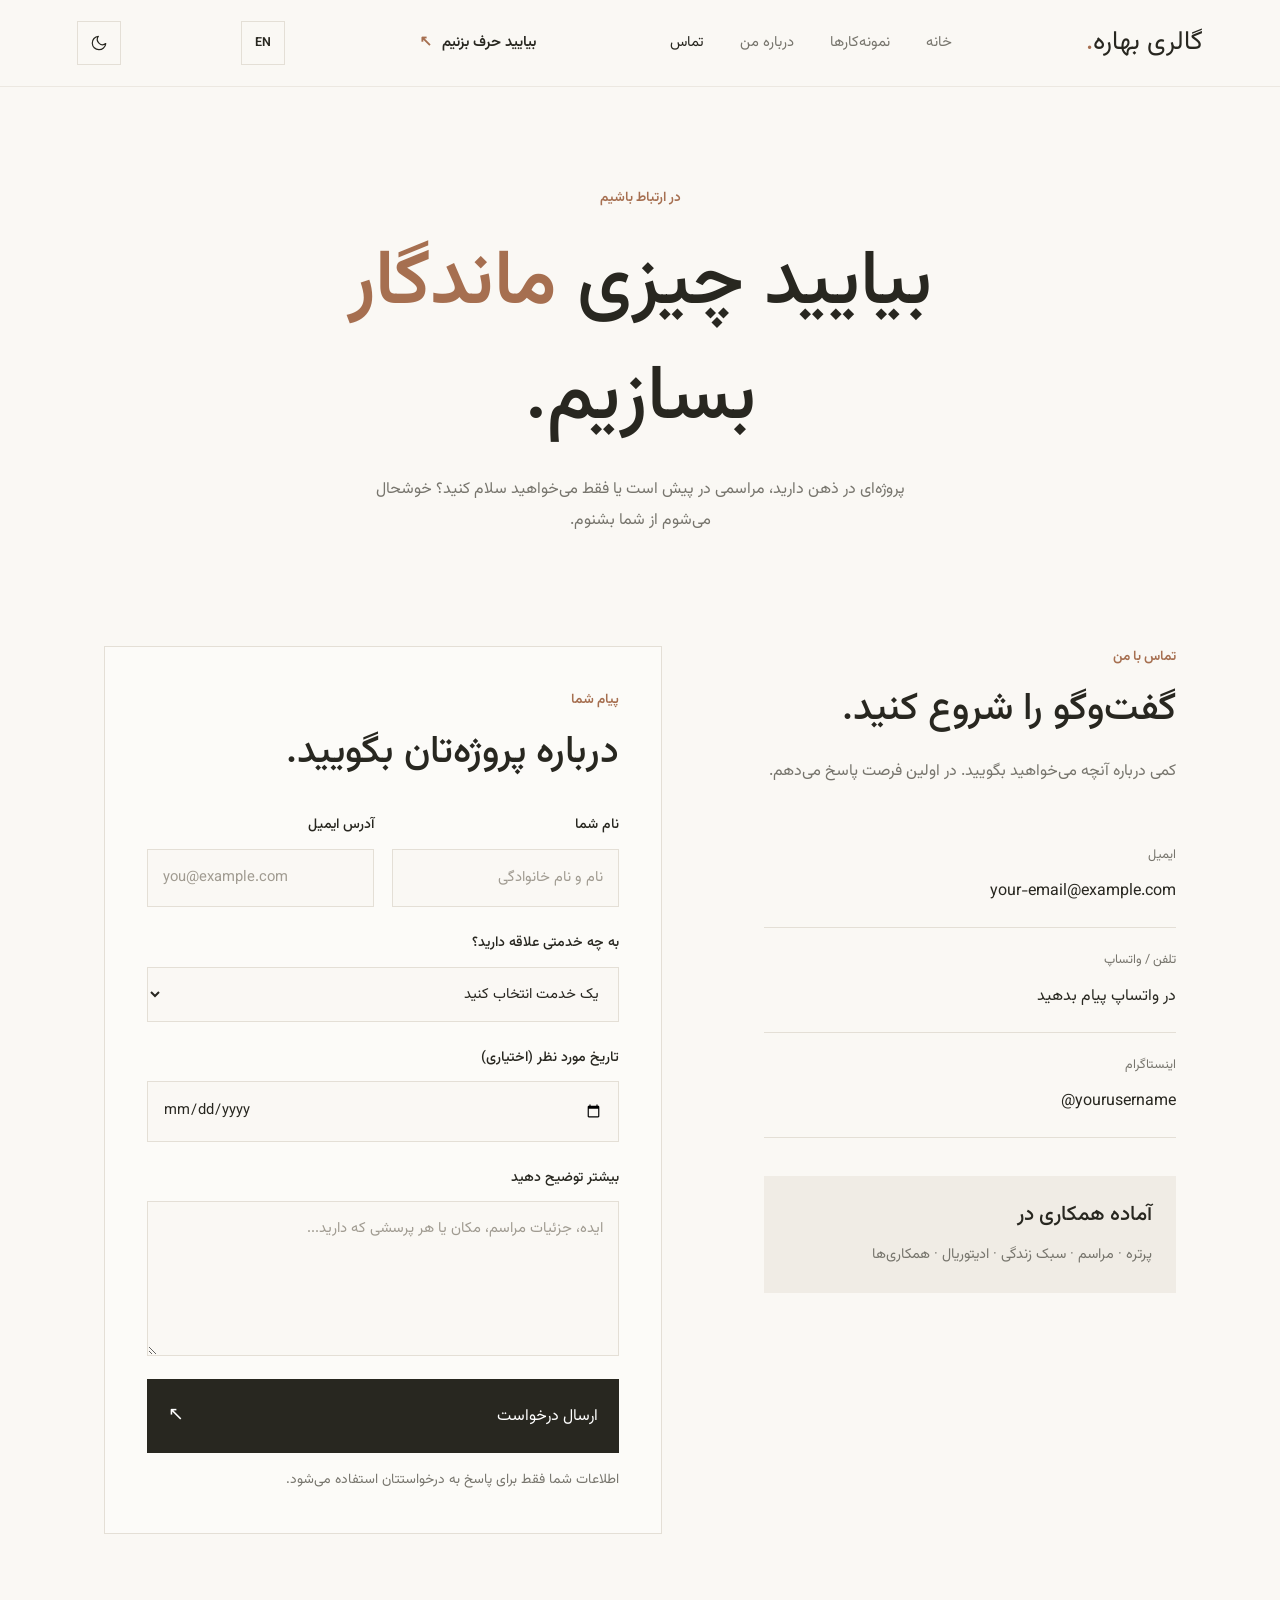
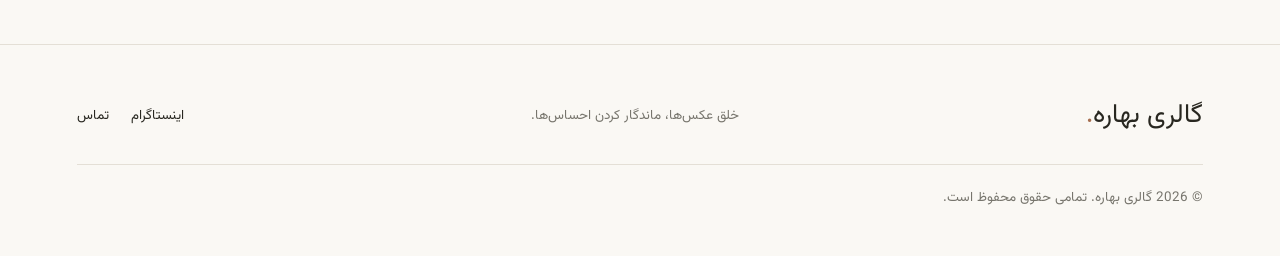
<file: pages/contact.html>
<!DOCTYPE html>
<html lang="fa" dir="rtl" class="i18n-pending">
<head>
    <meta charset="UTF-8">
    <meta name="viewport" content="width=device-width, initial-scale=1.0">

    <title data-i18n="contact.title">Contact | Bahare Gallery</title>
    <meta
        name="description"
        data-i18n-content="contact.desc"
        content="Get in touch for photography bookings, collaborations, and inquiries."
    >

    <link rel="preconnect" href="https://fonts.googleapis.com">
    <link rel="preconnect" href="https://fonts.gstatic.com" crossorigin>
    <link href="https://fonts.googleapis.com/css2?family=DM+Sans:wght@400;500;600&family=Playfair+Display:wght@400;500;600&family=Vazirmatn:wght@400;500;600;700&display=swap" rel="stylesheet">

    <link rel="apple-touch-icon" sizes="180x180" href="../images/apple-touch-icon.png">
    <link rel="icon" type="image/png" sizes="32x32" href="../images/favicon-32x32.png">
    <link rel="icon" type="image/png" sizes="16x16" href="../images/favicon-16x16.png">
    <link rel="manifest" href="../images/site.webmanifest">

    <!-- theme.css must be last -->
    <link rel="stylesheet" href="../css/style.css">
    <link rel="stylesheet" href="../css/contact.css">
    <link rel="stylesheet" href="../css/lang.css">
    <link rel="stylesheet" href="../css/theme.css">

    <!-- theme.js, then lang.js, must come first -->
    <script src="../js/theme.js" defer></script>
    <script src="../js/lang.js" defer></script>
    <script src="../js/main.js" defer></script>
</head>

<body>

    <!-- HEADER -->
    <header class="site-header">
        <nav class="navbar container" aria-label="Main navigation" data-i18n-aria="nav.aria">

            <a href="../index.html" class="logo" data-i18n="brand">Bahare Gallery<span>.</span></a>

            <ul class="nav-links" id="navigation-links">
                <li><a href="../index.html" data-i18n="nav.home">Home</a></li>
                <li><a href="portfolio.html" data-i18n="nav.portfolio">Portfolio</a></li>
                <li><a href="about.html" data-i18n="nav.about">About</a></li>
                <li><a href="contact.html" aria-current="page" data-i18n="nav.contact">Contact</a></li>
            </ul>

            <a href="contact.html" class="nav-cta" data-i18n="nav.talk">Let's Talk <span aria-hidden="true">↗</span></a>

            <button
                class="lang-toggle"
                type="button"
                data-i18n="lang.btn"
                data-i18n-aria="lang.aria"
                aria-label="Switch language"
            >EN</button>

            <button
                class="theme-toggle"
                type="button"
                aria-label="Switch to dark mode"
            >
                <svg class="icon-moon" viewBox="0 0 24 24" fill="none" stroke="currentColor" stroke-width="1.6" stroke-linecap="round" stroke-linejoin="round" aria-hidden="true">
                    <path d="M21 12.79A9 9 0 1 1 11.21 3 7 7 0 0 0 21 12.79z"/>
                </svg>
                <svg class="icon-sun" viewBox="0 0 24 24" fill="none" stroke="currentColor" stroke-width="1.6" stroke-linecap="round" stroke-linejoin="round" aria-hidden="true">
                    <circle cx="12" cy="12" r="5"/>
                    <line x1="12" y1="1" x2="12" y2="3"/>
                    <line x1="12" y1="21" x2="12" y2="23"/>
                    <line x1="4.22" y1="4.22" x2="5.64" y2="5.64"/>
                    <line x1="18.36" y1="18.36" x2="19.78" y2="19.78"/>
                    <line x1="1" y1="12" x2="3" y2="12"/>
                    <line x1="21" y1="12" x2="23" y2="12"/>
                    <line x1="4.22" y1="19.78" x2="5.64" y2="18.36"/>
                    <line x1="18.36" y1="5.64" x2="19.78" y2="4.22"/>
                </svg>
            </button>

            <button
                class="menu-toggle"
                type="button"
                data-i18n-aria="menu.open"
                aria-label="Open navigation menu"
                aria-expanded="false"
                aria-controls="navigation-links"
            >
                <span></span>
                <span></span>
            </button>

        </nav>
    </header>

    <main>
        <section class="contact-hero">
            <p class="eyebrow" data-i18n="contact.hero.eyebrow">LET'S CONNECT</p>
            <h1 data-i18n="contact.hero.h1">Let's create something <em>meaningful.</em></h1>
            <p data-i18n="contact.hero.p">
                Have a project in mind, an event coming up, or simply want
                to say hello? I'd love to hear from you.
            </p>
        </section>

        <section class="contact-layout">

            <div class="contact-details">
                <p class="eyebrow" data-i18n="contact.eyebrow">GET IN TOUCH</p>
                <h2 data-i18n="contact.h2">Start a conversation.</h2>
                <p class="contact-description" data-i18n="contact.p">
                    Tell me a little about what you're looking for.
                    I'll get back to you as soon as I can.
                </p>

                <div class="contact-item">
                    <span data-i18n="contact.email">Email</span>
                    <a href="mailto:your-email@example.com">
                        your-email@example.com
                    </a>
                </div>

                <div class="contact-item">
                    <span data-i18n="contact.phone">Phone / WhatsApp</span>
                    <a href="https://wa.me/REPLACE_WITH_PHONE_NUMBER" data-i18n="contact.whatsapp">Message me on WhatsApp</a>
                </div>

                <div class="contact-item">
                    <span data-i18n="contact.instagram">Instagram</span>
                    <a href="https://instagram.com/REPLACE_WITH_USERNAME"
                       target="_blank" rel="noopener noreferrer">
                        @yourusername
                    </a>
                </div>

                <div class="services-note">
                    <h3 data-i18n="contact.services.h">Available for</h3>
                    <p data-i18n="contact.services.p">Portraits · Events · Lifestyle · Editorial · Collaborations</p>
                </div>
            </div>

            <div class="contact-form-wrapper">
                <p class="eyebrow" data-i18n="form.eyebrow">YOUR MESSAGE</p>
                <h2 data-i18n="form.h2">Tell me about your project.</h2>

                <form
                    class="contact-form"
                    action="https://formspree.io/f/YOUR_FORM_ID"
                    method="POST"
                >
                    <div class="form-row">
                        <div class="form-field">
                            <label for="name" data-i18n="form.name">Your name</label>
                            <input
                                type="text"
                                id="name"
                                name="name"
                                placeholder="Full name"
                                data-i18n-placeholder="form.name.ph"
                                autocomplete="name"
                                required
                            >
                        </div>

                        <div class="form-field">
                            <label for="email" data-i18n="form.email">Email address</label>
                            <input
                                type="email"
                                id="email"
                                name="email"
                                placeholder="you@example.com"
                                autocomplete="email"
                                required
                            >
                        </div>
                    </div>

                    <div class="form-field">
                        <label for="service" data-i18n="form.service">What are you interested in?</label>
                        <select id="service" name="service" required>
                            <option value="" disabled selected data-i18n="form.select">Select a service</option>
                            <option value="Portrait photography" data-i18n="form.opt.portrait">Portrait photography</option>
                            <option value="Event photography" data-i18n="form.opt.event">Event photography</option>
                            <option value="Lifestyle photography" data-i18n="form.opt.lifestyle">Lifestyle photography</option>
                            <option value="Editorial photography" data-i18n="form.opt.editorial">Editorial photography</option>
                            <option value="Collaboration" data-i18n="form.opt.collab">Collaboration</option>
                            <option value="Other" data-i18n="form.opt.other">Something else</option>
                        </select>
                    </div>

                    <div class="form-field">
                        <label for="date" data-i18n="form.date">Preferred date (optional)</label>
                        <input type="date" id="date" name="preferred_date">
                    </div>

                    <div class="form-field">
                        <label for="message" data-i18n="form.message">Tell me more</label>
                        <textarea
                            id="message"
                            name="message"
                            rows="5"
                            placeholder="Your idea, event details, location, or any questions..."
                            data-i18n-placeholder="form.message.ph"
                            required
                        ></textarea>
                    </div>

                    <button type="submit" class="submit-button" data-i18n="form.submit">Send inquiry <span aria-hidden="true">↗</span></button>

                    <p class="form-note" data-i18n="form.note">
                        Your details will only be used to respond to your inquiry.
                    </p>
                </form>
            </div>

        </section>
    </main>

    <!-- FOOTER -->
    <footer class="site-footer">

        <div class="container footer-content">

            <a href="../index.html" class="logo" data-i18n="brand">Bahare Gallery<span>.</span></a>

            <p data-i18n="footer.tagline">Creating photographs, preserving feelings.</p>

            <div class="social-links" aria-label="Social media" data-i18n-aria="footer.social">
                <a
                    href="https://www.instagram.com/"
                    target="_blank"
                    rel="noopener noreferrer"
                    data-i18n="footer.instagram"
                >Instagram</a>

                <a href="contact.html" data-i18n="footer.contact">Contact</a>
            </div>

            <p class="copyright" data-i18n="footer.rights">&copy; <span id="current-year">2026</span> Bahare Gallery. All rights reserved.</p>

        </div>

    </footer>

</body>
</html>
</file>
<file: css/style.css>
/* ========================================
   1. VARIABLES & RESET
======================================== */

:root {
    --color-bg: #faf8f4;
    --color-surface: #f0ece5;
    --color-text: #282720;
    --color-muted: #77756d;
    --color-accent: #a66f50;
    --color-border: #e4dfd6;

    --font-heading: "Playfair Display", Georgia, serif;
    --font-body: "DM Sans", Arial, sans-serif;

    --container-width: 1200px;
    --page-padding: 6%;
    --transition: 250ms ease;
}

* {
    margin: 0;
    padding: 0;
    box-sizing: border-box;
}

html {
    scroll-behavior: smooth;
    scroll-padding-top: 90px;
}

body {
    font-family: var(--font-body);
    background: var(--color-bg);
    color: var(--color-text);
    line-height: 1.7;
    -webkit-font-smoothing: antialiased;
}

img {
    display: block;
    width: 100%;
    height: 100%;
    object-fit: cover;
}

a {
    color: inherit;
    text-decoration: none;
}

button,
a {
    -webkit-tap-highlight-color: transparent;
}

button {
    font: inherit;
}

ul {
    list-style: none;
}

.container {
    width: min(
        var(--container-width),
        calc(100% - var(--page-padding) * 2)
    );
    margin-inline: auto;
}

::selection {
    background: #d9b9a4;
    color: #282720;
}


/* ========================================
   2. TYPOGRAPHY & SHARED ELEMENTS
======================================== */

h1,
h2,
h3 {
    font-weight: 400;
    line-height: 1.2;
}

h1,
h2 {
    font-family: var(--font-heading);
    letter-spacing: -0.035em;
}

h1 {
    font-size: clamp(3rem, 6.5vw, 6rem);
}

h2 {
    font-size: clamp(2.4rem, 4.5vw, 4rem);
}

h3 {
    font-family: var(--font-heading);
}

em {
    font-weight: 400;
    color: var(--color-accent);
}

.eyebrow {
    color: var(--color-accent);
    font-size: 0.72rem;
    font-weight: 700;
    letter-spacing: 0.16em;
    line-height: 1.6;
}

.text-link {
    display: inline-flex;
    align-items: center;
    gap: 10px;
    width: fit-content;
    font-size: 0.88rem;
    font-weight: 600;
    border-bottom: 1px solid var(--color-border);
    padding-bottom: 5px;
    transition: color var(--transition),
                border-color var(--transition);
}

.text-link:hover {
    color: var(--color-accent);
    border-color: var(--color-accent);
}

.button {
    display: inline-flex;
    align-items: center;
    justify-content: center;
    gap: 18px;
    min-height: 54px;
    padding: 14px 24px;
    font-size: 0.85rem;
    font-weight: 600;
    transition: background var(--transition),
                color var(--transition),
                border-color var(--transition),
                transform var(--transition);
}

.button:hover {
    transform: translateY(-2px);
}

.button-primary {
    background: var(--color-text);
    color: white;
    border: 1px solid var(--color-text);
}

.button-primary:hover {
    background: var(--color-accent);
    border-color: var(--color-accent);
}

.button-outline {
    border: 1px solid var(--color-border);
    background: transparent;
}

.button-outline:hover {
    border-color: var(--color-text);
    background: var(--color-text);
    color: white;
}


/* ========================================
   3. HEADER & NAVIGATION
======================================== */

.site-header {
    position: sticky;
    top: 0;
    z-index: 100;
    background: rgb(250 248 244 / 94%);
    backdrop-filter: blur(14px);
    border-bottom: 1px solid rgb(228 223 214 / 65%);
}

.navbar {
    min-height: 86px;
    display: flex;
    align-items: center;
    justify-content: space-between;
    gap: 30px;
}

.logo {
    font-family: var(--font-heading);
    font-size: 1.65rem;
    letter-spacing: -0.05em;
    white-space: nowrap;
}

.logo span {
    color: var(--color-accent);
}

.nav-links {
    display: flex;
    align-items: center;
    gap: 36px;
}

.nav-links a {
    font-size: 0.82rem;
    color: var(--color-muted);
    transition: color var(--transition);
}

.nav-links a:hover,
.nav-links a[aria-current="page"] {
    color: var(--color-text);
}

.nav-cta {
    font-size: 0.82rem;
    font-weight: 600;
    display: inline-flex;
    align-items: center;
    gap: 10px;
}

.nav-cta span {
    color: var(--color-accent);
}

.menu-toggle {
    display: none;
    width: 44px;
    height: 44px;
    border: 1px solid var(--color-border);
    background: transparent;
    cursor: pointer;
    align-items: center;
    justify-content: center;
    flex-direction: column;
    gap: 6px;
}

.menu-toggle span {
    width: 19px;
    height: 1px;
    background: var(--color-text);
    transition: transform var(--transition);
}


/* ========================================
   4. HERO SECTION
======================================== */

.hero {
    min-height: 690px;
    padding-block: 75px 100px;
    display: grid;
    grid-template-columns: 1fr 0.88fr;
    align-items: center;
    gap: clamp(45px, 7vw, 100px);
}

.hero-content {
    max-width: 590px;
}

.hero-content .eyebrow {
    margin-bottom: 27px;
}

.hero-content h1 {
    margin-bottom: 26px;
}

.hero-description {
    color: var(--color-muted);
    font-size: 0.98rem;
    max-width: 430px;
    line-height: 1.9;
}

.hero-actions {
    display: flex;
    align-items: center;
    flex-wrap: wrap;
    gap: 27px;
    margin-top: 34px;
}

.hero-location {
    margin-top: 50px;
    font-size: 0.76rem;
    color: var(--color-muted);
}

.hero-location span {
    color: var(--color-accent);
    margin-right: 8px;
}

.hero-visual {
    position: relative;
    padding-bottom: 34px;
}

.hero-image {
    aspect-ratio: 0.78;
    max-height: 590px;
    object-position: center 35%;
}

.image-caption {
    position: absolute;
    bottom: 0;
    left: 0;
    right: 0;
    display: flex;
    justify-content: space-between;
    gap: 15px;
    padding-top: 13px;
    border-top: 1px solid var(--color-border);
    color: var(--color-muted);
    font-size: 0.67rem;
    letter-spacing: 0.04em;
}

.hero-decoration {
    position: absolute;
    top: -35px;
    right: -30px;
    font-size: 3rem;
    color: var(--color-accent);
}


/* ========================================
   5. INTRODUCTION
======================================== */

.intro-section {
    background: var(--color-surface);
    padding-block: 110px;
    text-align: center;
}

.intro-content {
    max-width: 820px;
}

.intro-content .eyebrow {
    margin-bottom: 24px;
}

.intro-content h2 {
    margin-bottom: 25px;
}

.intro-content > p:last-child {
    max-width: 590px;
    margin-inline: auto;
    color: var(--color-muted);
    font-size: 0.94rem;
}


/* ========================================
   6. SELECTED PORTFOLIO
======================================== */

.portfolio-section {
    padding-block: 115px;
}

.section-heading {
    display: flex;
    justify-content: space-between;
    align-items: end;
    gap: 30px;
    margin-bottom: 45px;
}

.section-heading .eyebrow {
    margin-bottom: 14px;
}

.section-heading .text-link {
    margin-bottom: 10px;
}

.portfolio-grid {
    display: grid;
    grid-template-columns: 1fr 1fr;
    gap: 48px 28px;
}

.portfolio-card {
    min-width: 0;
}

.portfolio-card-large {
    grid-row: span 2;
}

.portfolio-card img {
    aspect-ratio: 1.15;
    transition: transform 500ms ease;
}

.portfolio-card-large img {
    aspect-ratio: 0.76;
}

.portfolio-card {
    overflow: hidden;
}

.portfolio-card > img {
    transition: transform 600ms cubic-bezier(0.2, 0.7, 0.2, 1);
}

.portfolio-card:hover > img {
    transform: scale(1.035);
}

.portfolio-card-info {
    display: flex;
    justify-content: space-between;
    align-items: start;
    gap: 15px;
    padding-top: 18px;
}

.portfolio-card-info h3 {
    font-size: 1.55rem;
    margin-bottom: 5px;
}

.portfolio-card-info p {
    font-size: 0.8rem;
    color: var(--color-muted);
}

.portfolio-card-info > span {
    color: var(--color-accent);
    font-size: 1.15rem;
}


/* ========================================
   7. ABOUT PREVIEW
======================================== */

.about-preview {
    background: var(--color-surface);
    padding-block: 110px;
}

.about-layout {
    display: grid;
    grid-template-columns: 0.9fr 1fr;
    align-items: center;
    gap: clamp(50px, 10vw, 135px);
}

.about-image-wrapper {
    max-width: 460px;
}

.about-image-wrapper img {
    aspect-ratio: 0.8;
}

.about-content .eyebrow {
    margin-bottom: 23px;
}

.about-content h2 {
    margin-bottom: 25px;
}

.about-content > p:not(.eyebrow) {
    max-width: 480px;
    color: var(--color-muted);
    font-size: 0.94rem;
    margin-bottom: 32px;
}

.about-content .button {
    margin-top: 2px;
}


/* ========================================
   8. CONTACT SECTION
======================================== */

.contact-section {
    padding-block: 120px;
    text-align: center;
}

.contact-section .eyebrow {
    margin-bottom: 24px;
}

.contact-section h2 {
    margin-bottom: 24px;
}

.contact-section > p:not(.eyebrow) {
    max-width: 540px;
    margin: 0 auto 30px;
    color: var(--color-muted);
    font-size: 0.94rem;
}

.contact-section .button {
    margin-inline: auto;
}


/* ========================================
   9. FOOTER
======================================== */

.site-footer {
    border-top: 1px solid var(--color-border);
    padding-block: 45px;
}

.footer-content {
    display: flex;
    align-items: center;
    justify-content: space-between;
    flex-wrap: wrap;
    gap: 22px;
}

.footer-content > p {
    color: var(--color-muted);
    font-size: 0.76rem;
}

.social-links {
    display: flex;
    gap: 22px;
    font-size: 0.78rem;
}

.social-links a:hover {
    color: var(--color-accent);
}

.footer-content .copyright {
    width: 100%;
    padding-top: 20px;
    border-top: 1px solid var(--color-border);
}


/* ========================================
   10. ACCESSIBILITY
======================================== */

:focus-visible {
    outline: 2px solid var(--color-accent);
    outline-offset: 4px;
}

@media (prefers-reduced-motion: reduce) {
    *,
    *::before,
    *::after {
        scroll-behavior: auto !important;
        transition-duration: 0.01ms !important;
        animation-duration: 0.01ms !important;
    }
}


/* ========================================
   11. TABLETS
======================================== */

@media (max-width: 900px) {
    :root {
        --page-padding: 5%;
    }

    .navbar {
        gap: 20px;
    }

    .nav-links {
        gap: 20px;
    }

    .hero {
        min-height: auto;
        gap: 40px;
        padding-block: 65px 80px;
    }

    .hero-content h1 {
        font-size: clamp(2.8rem, 6vw, 4.4rem);
    }

    .hero-actions {
        gap: 18px;
    }

    .about-layout {
        gap: 50px;
    }

    .footer-content {
        column-gap: 25px;
    }
}


/* ========================================
   12. MOBILE NAVIGATION & LAYOUT
======================================== */

@media (max-width: 650px) {
    :root {
        --page-padding: 6%;
    }

    .navbar {
        min-height: 72px;
        flex-wrap: wrap;
        gap: 0;
    }

    .logo {
        font-size: 1.45rem;
    }

    .nav-cta {
        margin-left: auto;
        margin-right: 15px;
        font-size: 0.75rem;
    }

    .menu-toggle {
        display: flex;
    }

    .nav-links {
        display: none;
        width: 100%;
        flex-direction: column;
        align-items: stretch;
        gap: 0;
        padding-block: 10px 18px;
    }

    .nav-links.is-open {
        display: flex;
    }

    .nav-links li a {
        display: block;
        padding: 13px 0;
        border-bottom: 1px solid var(--color-border);
    }

    .hero {
        grid-template-columns: 1fr;
        gap: 45px;
        padding-block: 65px 75px;
    }

    .hero-content h1 {
        font-size: clamp(3rem, 12vw, 4.5rem);
    }

    .hero-content .eyebrow {
        margin-bottom: 22px;
    }

    .hero-description {
        font-size: 0.92rem;
    }

    .hero-actions {
        align-items: flex-start;
        gap: 20px;
    }

    .hero-location {
        margin-top: 32px;
    }

    .hero-image {
        width: 100%;
        aspect-ratio: 0.9;
        max-height: 520px;
    }

    .hero-decoration {
        right: -10px;
        top: -25px;
        font-size: 2.4rem;
    }

    .intro-section {
        padding-block: 75px;
    }

    .intro-content h2 {
        font-size: 2.6rem;
    }

    .portfolio-section {
        padding-block: 80px;
    }

    .section-heading {
        align-items: flex-start;
        flex-direction: column;
        gap: 18px;
        margin-bottom: 32px;
    }

    .portfolio-grid {
        grid-template-columns: 1fr;
        gap: 38px;
    }

    .portfolio-card-large {
        grid-row: auto;
    }

    .portfolio-card-large img,
    .portfolio-card img {
        aspect-ratio: 0.95;
    }

    .about-preview {
        padding-block: 75px;
    }

    .about-layout {
        grid-template-columns: 1fr;
        gap: 38px;
    }

    .about-image-wrapper {
        max-width: 100%;
    }

    .about-image-wrapper img {
        aspect-ratio: 0.95;
    }

    .contact-section {
        padding-block: 85px;
    }

    .contact-section h2 {
        font-size: 2.7rem;
    }

    .footer-content {
        flex-direction: column;
        align-items: flex-start;
        gap: 18px;
    }

    .footer-content .copyright {
        margin-top: 5px;
    }
}


/* ========================================
   13. SMALL MOBILE SCREENS
======================================== */

@media (max-width: 380px) {
    .nav-cta {
        display: none;
    }

    .hero-content h1 {
        font-size: 2.8rem;
    }

    .button {
        padding: 12px 17px;
        gap: 10px;
    }

    .hero-actions {
        gap: 16px;
    }

    .intro-content h2,
    .contact-section h2 {
        font-size: 2.25rem;
    }
}
</file>
<file: css/contact.css>
/* CONTACT PAGE */

.contact-hero {
    max-width: 850px;
    margin: 0 auto;
    padding: 100px 24px 75px;
    text-align: center;
}

.contact-hero h1 {
    max-width: 750px;
    margin: 18px auto;
    font-family: "Playfair Display", serif;
    font-size: clamp(2.7rem, 6vw, 5rem);
    font-weight: 400;
    line-height: 1.12;
    letter-spacing: -0.04em;
}

.contact-hero h1 em {
    color: var(--color-accent);
    font-weight: 400;
}

.contact-hero > p:last-child {
    max-width: 530px;
    margin: 0 auto;
    color: var(--color-muted);
    line-height: 1.9;
}

.contact-layout {
    display: grid;
    grid-template-columns: 0.85fr 1.15fr;
    gap: clamp(45px, 8vw, 110px);
    max-width: 1120px;
    margin: 0 auto;
    padding: 35px 24px 110px;
}

.contact-details h2,
.contact-form-wrapper h2 {
    margin: 14px 0 18px;
    font-family: "Playfair Display", serif;
    font-size: clamp(1.8rem, 3vw, 2.5rem);
    font-weight: 400;
    line-height: 1.25;
}

.contact-description {
    margin-bottom: 35px;
    color: var(--color-muted);
    line-height: 1.9;
}

.contact-item {
    display: flex;
    flex-direction: column;
    gap: 8px;
    padding: 20px 0;
    border-bottom: 1px solid var(--color-border);
}

.contact-item > span {
    color: var(--color-muted);
    font-size: 0.8rem;
    text-transform: uppercase;
    letter-spacing: 0.1em;
}

.contact-item a {
    width: fit-content;
    color: var(--color-text);
    text-decoration: none;
    overflow-wrap: anywhere;
    transition: color 0.2s ease;
}

.contact-item a:hover {
    color: var(--color-accent);
}

.services-note {
    margin-top: 38px;
    padding: 24px;
    background: var(--color-surface);
}

.services-note h3 {
    margin: 0 0 10px;
    font-family: "Playfair Display", serif;
    font-size: 1.3rem;
    font-weight: 400;
}

.services-note p {
    margin: 0;
    color: var(--color-muted);
    font-size: 0.9rem;
    line-height: 1.9;
}

.contact-form-wrapper {
    padding: clamp(24px, 4vw, 42px);
    border: 1px solid var(--color-border);
    background: rgba(255, 255, 255, 0.35);
}

.contact-form {
    display: flex;
    flex-direction: column;
    gap: 23px;
    margin-top: 30px;
}

.form-row {
    display: grid;
    grid-template-columns: 1fr 1fr;
    gap: 18px;
}

.form-field {
    display: flex;
    flex-direction: column;
    gap: 9px;
}

.form-field label {
    font-size: 0.88rem;
    font-weight: 500;
}

.form-field input,
.form-field select,
.form-field textarea {
    width: 100%;
    min-width: 0;
    padding: 14px 15px;
    border: 1px solid var(--color-border);
    border-radius: 0;
    background: var(--color-bg);
    color: var(--color-text);
    font: inherit;
    font-size: 0.92rem;
    outline: none;
    transition: border-color 0.2s ease;
}

.form-field input:focus,
.form-field select:focus,
.form-field textarea:focus {
    border-color: var(--color-accent);
}

.form-field textarea {
    resize: vertical;
    line-height: 1.7;
}

.form-field input::placeholder,
.form-field textarea::placeholder {
    color: #a09b91;
}

.submit-button {
    display: flex;
    justify-content: space-between;
    align-items: center;
    gap: 20px;
    width: 100%;
    padding: 17px 20px;
    border: 1px solid var(--color-text);
    background: var(--color-text);
    color: white;
    font: inherit;
    cursor: pointer;
    transition: background 0.2s ease, color 0.2s ease;
}

.submit-button:hover {
    background: transparent;
    color: var(--color-text);
}

.submit-button span {
    font-size: 1.2rem;
}

.form-note {
    margin: -8px 0 0;
    color: var(--color-muted);
    font-size: 0.78rem;
    line-height: 1.7;
}

/* RESPONSIVE */

@media (max-width: 800px) {
    .contact-hero {
        padding-top: 75px;
        padding-bottom: 45px;
    }

    .contact-layout {
        grid-template-columns: 1fr;
        gap: 55px;
        padding-bottom: 75px;
    }
}

@media (max-width: 520px) {
    .contact-hero {
        padding-right: 20px;
        padding-left: 20px;
    }

    .contact-layout {
        padding-right: 18px;
        padding-left: 18px;
    }

    .form-row {
        grid-template-columns: 1fr;
    }

    .contact-form-wrapper {
        padding: 24px 18px;
    }
}
</file>
<file: css/lang.css>
/* ========================================
   LANGUAGE SUPPORT (Persian / RTL + English / LTR)
   Load this file LAST, after style.css and the page CSS.
======================================== */


/* ----------------------------------------
   1. NO FLASH OF WRONG LANGUAGE
   The page is hidden for a split second until lang.js
   applies the saved language. If JavaScript ever fails,
   the animation shows the page after 1.5 seconds anyway.
---------------------------------------- */

html.i18n-pending body {
    opacity: 0;
    animation: i18n-show 0s 1.5s forwards;
}

@keyframes i18n-show {
    to { opacity: 1; }
}


/* ----------------------------------------
   2. LANGUAGE BUTTON
---------------------------------------- */

.lang-toggle {
    min-width: 44px;
    height: 44px;
    padding: 0 12px;
    border: 1px solid var(--color-border);
    background: transparent;
    color: var(--color-text);
    font-family: var(--font-body);
    font-size: 0.78rem;
    font-weight: 600;
    cursor: pointer;
    transition: background var(--transition),
                color var(--transition),
                border-color var(--transition);
}

.lang-toggle:hover {
    background: var(--color-text);
    border-color: var(--color-text);
    color: white;
}


/* ----------------------------------------
   3. PERSIAN FONT & TYPOGRAPHY
   Persian letters connect, so letter-spacing must be 0
   and italics / uppercase effects are turned off.
---------------------------------------- */

html[lang="fa"] {
    --font-heading: "Vazirmatn", Tahoma, Arial, sans-serif;
    --font-body: "Vazirmatn", Tahoma, Arial, sans-serif;
}

html[lang="fa"] body {
    line-height: 1.95;
}

html[lang="fa"] h1,
html[lang="fa"] h2,
html[lang="fa"] h3,
html[lang="fa"] .contact-hero h1,
html[lang="fa"] .contact-details h2,
html[lang="fa"] .contact-form-wrapper h2,
html[lang="fa"] .services-note h3 {
    font-family: var(--font-heading);
    font-weight: 500;
    letter-spacing: 0;
    line-height: 1.5;
}

html[lang="fa"] .logo,
html[lang="fa"] .eyebrow,
html[lang="fa"] .image-caption,
html[lang="fa"] .contact-item > span {
    letter-spacing: 0;
    text-transform: none;
}

html[lang="fa"] em,
html[lang="fa"] .photo-note {
    font-style: normal;
}

html[lang="fa"] em {
    font-weight: 600;
}

/* Persian glyphs look small at tiny sizes, so nudge a few up. */
html[lang="fa"] .eyebrow          { font-size: 0.85rem; font-weight: 600; }
html[lang="fa"] .nav-links a,
html[lang="fa"] .nav-cta          { font-size: 0.92rem; }
html[lang="fa"] .hero-location,
html[lang="fa"] .gallery-count,
html[lang="fa"] .form-note        { font-size: 0.86rem; }
html[lang="fa"] .image-caption,
html[lang="fa"] .social-links,
html[lang="fa"] .footer-content > p { font-size: 0.84rem; }
html[lang="fa"] .filter-button,
html[lang="fa"] .gallery-item-caption { font-size: 0.9rem; }
html[lang="fa"] .portfolio-card-info p,
html[lang="fa"] .approach-list p  { font-size: 0.92rem; }
html[lang="fa"] .photo-note       { font-size: 1.05rem; }


/* ----------------------------------------
   4. RTL LAYOUT FIXES
   Flexbox and grid flip automatically.
   These fix the places that used left / right.
---------------------------------------- */

html[dir="rtl"] .photo-note {
    right: auto;
    left: 0;
}

html[dir="rtl"] .hero-decoration {
    right: auto;
    left: -30px;
}

html[dir="rtl"] .hero-location span {
    margin-right: 0;
    margin-left: 8px;
}

html[dir="rtl"] .gallery-item {
    text-align: right;
}

/* Arrows ↗ point the other way in RTL (they become ↖). */
html[dir="rtl"] .button span[aria-hidden="true"],
html[dir="rtl"] .text-link span[aria-hidden="true"],
html[dir="rtl"] .nav-cta span[aria-hidden="true"],
html[dir="rtl"] .portfolio-card-info > span,
html[dir="rtl"] .gallery-item-caption span[aria-hidden="true"],
html[dir="rtl"] .submit-button span[aria-hidden="true"] {
    display: inline-block;
    transform: scaleX(-1);
}

/* Emails, usernames and links keep their natural direction. */
.contact-item a {
    unicode-bidi: plaintext;
}

.form-field input[type="email"],
.form-field input[type="date"] {
    direction: ltr;
    text-align: start;
}

html[dir="rtl"] .form-field input[type="email"]::placeholder {
    text-align: left;
}

/* The photo viewer keeps ← on the left and → on the right. */
.lightbox {
    direction: ltr;
}


/* ----------------------------------------
   5. MOBILE
---------------------------------------- */

@media (max-width: 650px) {
    .lang-toggle {
        margin-inline-end: 10px;
    }

    html[dir="rtl"] .nav-cta {
        margin-left: 10px;
        margin-right: auto;
    }

    html[dir="rtl"] .hero-decoration {
        right: auto;
        left: -10px;
    }
}

@media (max-width: 380px) {
    .lang-toggle {
        margin-inline-start: auto;
    }
}
</file>
<file: css/theme.css>
/* ========================================
   THEME: LIGHT / DARK MODE
   Load this file LAST (after lang.css).

   TO CHANGE THE DARK COLOURS: edit the values in
   section 1. To change the light colours, edit the
   variables at the top of style.css.
======================================== */


/* ----------------------------------------
   1. DARK COLOURS
---------------------------------------- */

html[data-theme="light"] {
    color-scheme: light;
}

html[data-theme="dark"] {
    color-scheme: dark;

    --color-bg: #161512;
    --color-surface: #1f1d19;
    --color-text: #efebe3;
    --color-muted: #a39f94;
    --color-accent: #d08f6c;
    --color-border: #34312b;
}

/* Avoid a bright flash while the page loads for dark-mode devices. */
@media (prefers-color-scheme: dark) {
    html.i18n-pending:not([data-theme="light"]) {
        background: #161512;
    }
}


/* ----------------------------------------
   2. PLACES WHERE THE ORIGINAL CSS USED
      FIXED COLOURS (white text, light glass, etc.)
---------------------------------------- */

html[data-theme="dark"] .site-header {
    background: rgb(22 21 18 / 92%);
    border-bottom-color: rgb(52 49 43 / 70%);
}

/* Buttons that were "dark with white text" become
   "light with dark text". */
html[data-theme="dark"] .button-primary,
html[data-theme="dark"] .submit-button,
html[data-theme="dark"] .filter-button.is-active {
    color: var(--color-bg);
}

html[data-theme="dark"] .button-outline:hover,
html[data-theme="dark"] .lang-toggle:hover,
html[data-theme="dark"] .theme-toggle:hover {
    color: var(--color-bg);
}

html[data-theme="dark"] .submit-button:hover {
    color: var(--color-text);
}

html[data-theme="dark"] .contact-form-wrapper {
    background: rgb(255 255 255 / 3%);
}


/* ----------------------------------------
   3. THEME BUTTON
---------------------------------------- */

.theme-toggle {
    display: grid;
    place-items: center;
    flex-shrink: 0;
    width: 44px;
    height: 44px;
    padding: 0;
    border: 1px solid var(--color-border);
    background: transparent;
    color: var(--color-text);
    cursor: pointer;
    transition: background var(--transition),
                color var(--transition),
                border-color var(--transition);
}

.theme-toggle:hover {
    background: var(--color-text);
    border-color: var(--color-text);
    color: var(--color-bg);
}

.theme-toggle svg {
    width: 18px;
    height: 18px;
}

/* Light mode shows the moon (click = go dark).
   Dark mode shows the sun (click = go light). */
.theme-toggle .icon-sun {
    display: none;
}

html[data-theme="dark"] .theme-toggle .icon-sun {
    display: block;
}

html[data-theme="dark"] .theme-toggle .icon-moon {
    display: none;
}

/* Bring the two small buttons a little closer on desktop. */
.lang-toggle + .theme-toggle {
    margin-inline-start: -14px;
}


/* ----------------------------------------
   4. SMOOTH COLOUR CHANGE WHEN TOGGLING
   (theme.js adds this class for a split second)
---------------------------------------- */

html.theme-animating *,
html.theme-animating *::before,
html.theme-animating *::after {
    transition: background-color 300ms ease,
                color 300ms ease,
                border-color 300ms ease !important;
}


/* ----------------------------------------
   5. MOBILE
---------------------------------------- */

@media (max-width: 650px) {
    .lang-toggle + .theme-toggle {
        margin-inline-start: 0;
    }

    .theme-toggle {
        margin-inline-end: 10px;
    }
}

/* On narrow phones, hide the small "Let's Talk" link so the
   three buttons fit on one line. Contact is still in the menu. */
@media (max-width: 440px) {
    .nav-cta {
        display: none;
    }

    .lang-toggle {
        margin-inline-start: auto;
    }

    .lang-toggle,
    .theme-toggle {
        width: 40px;
        height: 40px;
        min-width: 40px;
        padding: 0;
    }
}
</file>
